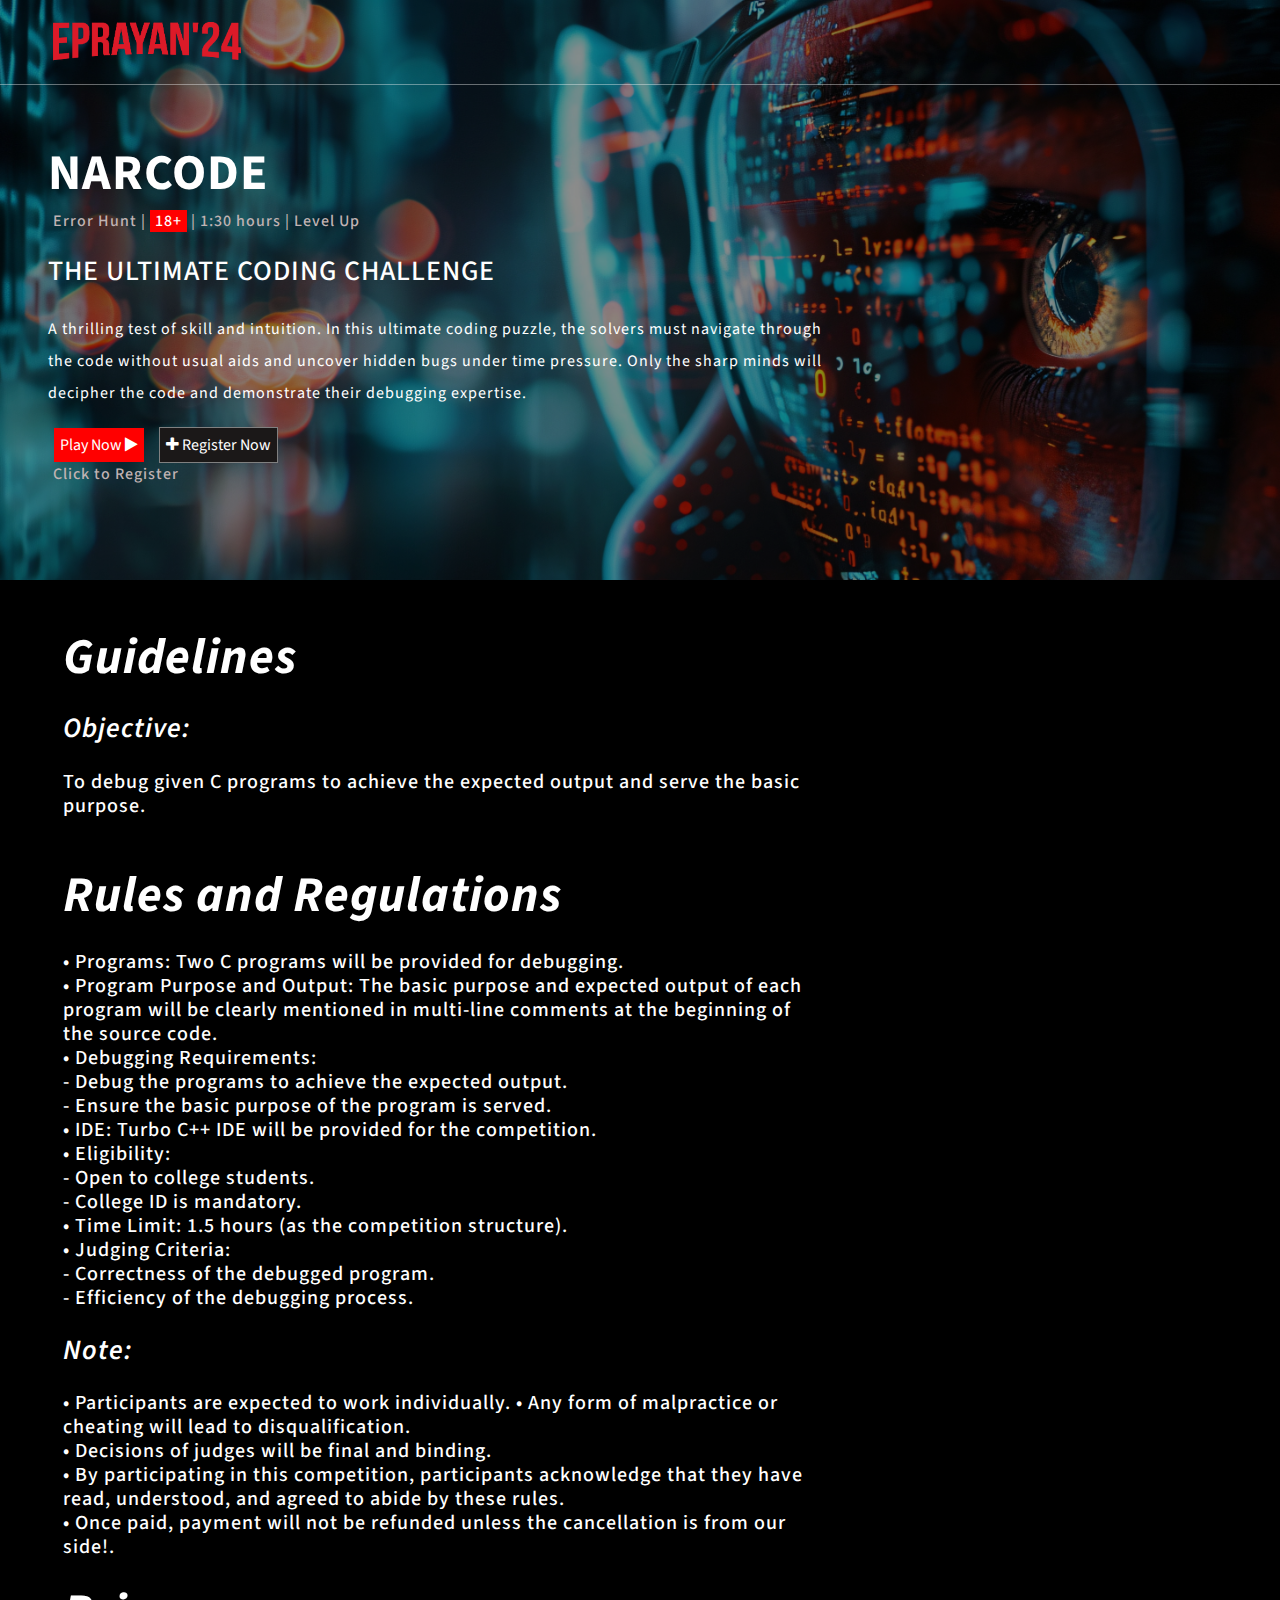
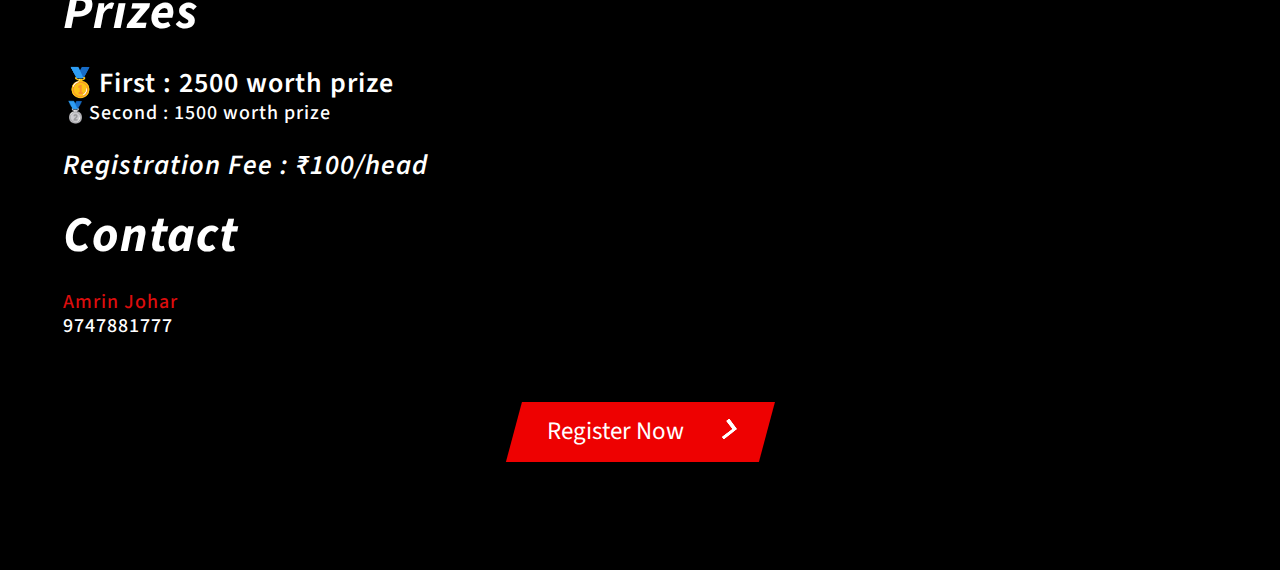
<file: coding.html>
<!DOCTYPE html>
<html lang="en">
<head>
<title>Debugging</title>
<link rel="icon" type="image/x-icon" href="images/reallogo.png">
<!-- for-mobile-apps -->
<meta name="viewport" content="width=device-width, initial-scale=1">
<meta http-equiv="Content-Type" content="text/html; charset=utf-8" />
<meta name="keywords" content="" />

    <script>
        addEventListener("load", function () {
            setTimeout(hideURLbar, 0);
        }, false);

        function hideURLbar() {
            window.scrollTo(0, 1);
        }
    </script>
	
	<!-- css files -->
    <link href="CSS/bootstrap.css" rel='stylesheet' type='text/css' /><!-- bootstrap css -->
    <link href="CSS/style.css" rel='stylesheet' type='text/css' /><!-- custom css -->
    <link href="CSS/font-awesome.min.css" rel="stylesheet"><!-- fontawesome css -->
	<!-- //css files -->
	
	<!-- google fonts -->
	<link href="//fonts.googleapis.com/css?family=Source+Sans+Pro:200,200i,300,300i,400,400i,600,600i,700,700i,900,900i&amp;subset=cyrillic,cyrillic-ext,greek,greek-ext,latin-ext,vietnamese" rel="stylesheet">
	<!-- //google fonts -->
	
</head>

<body>

    <!-- header -->
    <header>
        <nav class="navbar">
            <div class="container">
                <h1 class="wthree-logo">
                    <a href="index.html"><img src="images/NETTEXT.png" width="200px"></a>
                </h1>
    
                <!-- menu -->
                
                <!-- //menu -->
    
            </div>
        </nav>
    </header>
    <!-- //header -->
    
    <!-- banner -->
    

    <section class="quote8 py-5">
        <div class="container py-lg-5 px-5">
            <div class="row">
                <div class="col-lg-8">
                    <br>
                    <br>
                    <h1 class="movie">NARCODE</h1>

                    <h6 class="plus">Error Hunt | <button1 class="pluse">18+</button1>  | 1:30 hours  | Level Up</h6>
                    <br>
                    <h3 class="subtitle">THE ULTIMATE CODING CHALLENGE</h3>
                    <br>
                    <p class="descrptn">A thrilling test of skill and intuition. In this ultimate coding puzzle, the solvers must navigate through the code without usual aids and uncover hidden bugs under time pressure. Only the sharp minds will decipher the code and demonstrate their debugging expertise.</p>
                    <!-- <h5>-Eprayan</h5> -->
                     <br>
                     <!-- <a href="#"></a><button1 class="pluse">Play now  <i class="fa fa-play"></i></button1></a> -->

                     <!-- Button to trigger the pop-up -->
    <button1 id="open-popup" class="popbut">Play Now  <i class="fa fa-play"></i></button1>

    <!-- Video pop-up -->
    

                     <a href=""><button1 class="pluse1"> <i class="fa fa-plus"></i> Register Now</button1></a>
                     <h6 class="plus">Click to Register</h6>
                </div>
            </div>
        </div>
    </section>	

<section class="guidelines px-lg-5">
    <div class="container py-lg-">
        <div class="row">
            <div class="col-lg-8">
                <br>
                <br>
                <h1 class="movie"><em>Guidelines</em></h1>

                <!-- <h6 class="plus">Event name: Gambit of AI</h6> -->
                <br>
                <h3 class="subtitle1"><em>Objective:</em> </h3>
                <br>
                <h5 class="descrptn">To debug given C programs to achieve the expected output and serve the basic purpose.
                </h5> <br>
                  
                
                 <br>

                 <h1 class="movie"><em>Rules and Regulations</em></h1>
                <br>
                 <h5 class="descrptn">• Programs: Two C programs will be provided for debugging.  <br>
                    • Program Purpose and Output: The basic purpose and expected output of each program will be clearly mentioned in multi-line comments at the beginning of the source code. <br>
                    • Debugging Requirements: <br>
                    - Debug the programs to achieve the expected output. <br>
                    - Ensure the basic purpose of the program is served. <br>
                    • IDE: Turbo C++ IDE will be provided for the competition. <br>
                    • Eligibility: <br>
                    - Open to college students. <br>
                    - College ID is mandatory. <br>
                    • Time Limit: 1.5 hours (as  the competition structure). <br>
                    • Judging Criteria: <br>
                    - Correctness of the debugged program. <br>
                    - Efficiency of the debugging process. <br>
                    
                 </h5>
                <br>
                <h3 class="subtitle1"><em>Note:</em></h3>
                <br>
                <h5 class="descrptn">• Participants are expected to work individually.
                    • Any form of malpractice or cheating will lead to disqualification. <br>
                    • Decisions of judges will be final and binding. <br>
                    • By participating in this competition, participants acknowledge that they have read, understood, and agreed to abide by these rules. <br>
                    • Once paid, payment will not be refunded unless the cancellation is from our side!. <br>
                </h5>
                    <br>
                    <h1 class="movie"><em>Prizes</em></h1>
                    <br>
                    <h3 class="subtitle1">🥇First : 2500 worth prize</h3>
                    <h5 class="descrptn"> 
                        🥈Second : 1500 worth prize </h5>
                        <br>
                        <h3 class="subtitle1"><em>Registration Fee : ₹100/head</em></h3>
                            <br>
                            <h1 class="movie"><em>Contact</em></h1>
                            <br>
                            <h5 class="descrptn1">Amrin Johar <br></h5>
                            <h5 class="descrptn">9747881777</h5>
                            <BR></BR>


                 <!-- <a href="#"></a><button1 class="pluse">Play now  <i class="fa fa-play"></i></button1></a> -->
                 <!-- <a href="#"></a><button1 class="pluse1"> <i class="fa fa-plus"></i> Register </button1></a> -->
            </div>
        </div>
        <div class="d-flex justify-content-center mt-3">
            <a href="">				
            <button class="cta">
              <span class="span">Register Now</span>
              <span class="second">
                <svg
                  width="50px"
                  height="20px"
                  viewBox="0 0 66 43"
                  version="1.1"
                  xmlns="http://www.w3.org/2000/svg"
                  xmlns:xlink="http://www.w3.org/1999/xlink"
                >
                  <g
                    id="arrow"
                    stroke="none"
                    stroke-width="1"
                    fill="none"
                    fill-rule="evenodd"
                  >
                    <path
                      class="one"
                      d="M40.1543933,3.89485454 L43.9763149,0.139296592 C44.1708311,-0.0518420739 44.4826329,-0.0518571125 44.6771675,0.139262789 L65.6916134,20.7848311 C66.0855801,21.1718824 66.0911863,21.8050225 65.704135,22.1989893 C65.7000188,22.2031791 65.6958657,22.2073326 65.6916762,22.2114492 L44.677098,42.8607841 C44.4825957,43.0519059 44.1708242,43.0519358 43.9762853,42.8608513 L40.1545186,39.1069479 C39.9575152,38.9134427 39.9546793,38.5968729 40.1481845,38.3998695 C40.1502893,38.3977268 40.1524132,38.395603 40.1545562,38.3934985 L56.9937789,21.8567812 C57.1908028,21.6632968 57.193672,21.3467273 57.0001876,21.1497035 C56.9980647,21.1475418 56.9959223,21.1453995 56.9937605,21.1432767 L40.1545208,4.60825197 C39.9574869,4.41477773 39.9546013,4.09820839 40.1480756,3.90117456 C40.1501626,3.89904911 40.1522686,3.89694235 40.1543933,3.89485454 Z"
                      fill="#FFFFFF"
                    ></path>
                    <path
                      class="two"
                      d="M20.1543933,3.89485454 L23.9763149,0.139296592 C24.1708311,-0.0518420739 24.4826329,-0.0518571125 24.6771675,0.139262789 L45.6916134,20.7848311 C46.0855801,21.1718824 46.0911863,21.8050225 45.704135,22.1989893 C45.7000188,22.2031791 45.6958657,22.2073326 45.6916762,22.2114492 L24.677098,42.8607841 C24.4825957,43.0519059 24.1708242,43.0519358 23.9762853,42.8608513 L20.1545186,39.1069479 C19.9575152,38.9134427 19.9546793,38.5968729 20.1481845,38.3998695 C20.1502893,38.3977268 20.1524132,38.395603 20.1545562,38.3934985 L36.9937789,21.8567812 C37.1908028,21.6632968 37.193672,21.3467273 37.0001876,21.1497035 C36.9980647,21.1475418 36.9959223,21.1453995 36.9937605,21.1432767 L20.1545208,4.60825197 C19.9574869,4.41477773 19.9546013,4.09820839 20.1480756,3.90117456 C20.1501626,3.89904911 20.1522686,3.89694235 20.1543933,3.89485454 Z"
                      fill="#FFFFFF"
                    ></path>
                    <path
                      class="three"
                      d="M0.154393339,3.89485454 L3.97631488,0.139296592 C4.17083111,-0.0518420739 4.48263286,-0.0518571125 4.67716753,0.139262789 L25.6916134,20.7848311 C26.0855801,21.1718824 26.0911863,21.8050225 25.704135,22.1989893 C25.7000188,22.2031791 25.6958657,22.2073326 25.6916762,22.2114492 L4.67709797,42.8607841 C4.48259567,43.0519059 4.17082418,43.0519358 3.97628526,42.8608513 L0.154518591,39.1069479 C-0.0424848215,38.9134427 -0.0453206733,38.5968729 0.148184538,38.3998695 C0.150289256,38.3977268 0.152413239,38.395603 0.154556228,38.3934985 L16.9937789,21.8567812 C17.1908028,21.6632968 17.193672,21.3467273 17.0001876,21.1497035 C16.9980647,21.1475418 16.9959223,21.1453995 16.9937605,21.1432767 L0.15452076,4.60825197 C-0.0425130651,4.41477773 -0.0453986756,4.09820839 0.148075568,3.90117456 C0.150162624,3.89904911 0.152268631,3.89694235 0.154393339,3.89485454 Z"
                      fill="#FFFFFF"
                    ></path>
                  </g>
                </svg>
              </span>
            </button></a>	
            <br><br><br><BR><BR></BR></BR>
            
            
                            </div>
    </div>
</section>

<script src="script.js"></script>

</body>
</html>
</file>
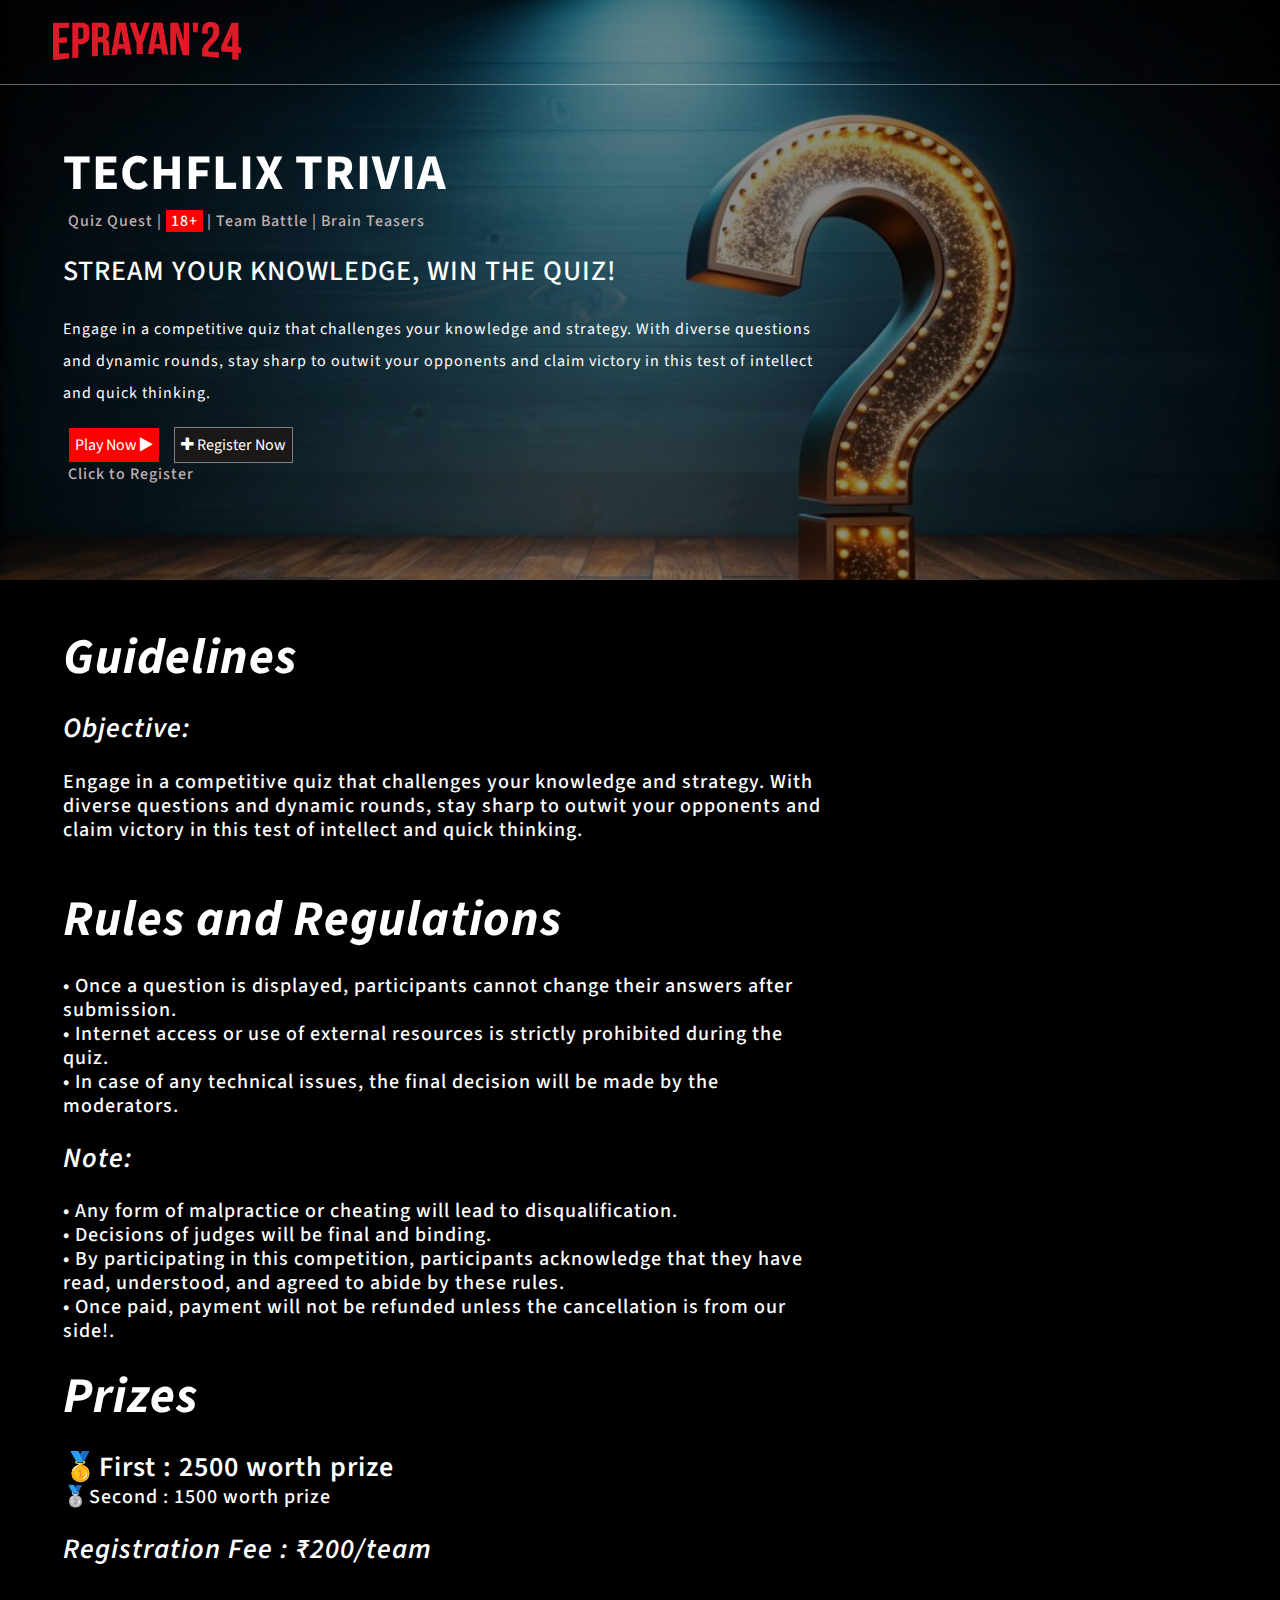
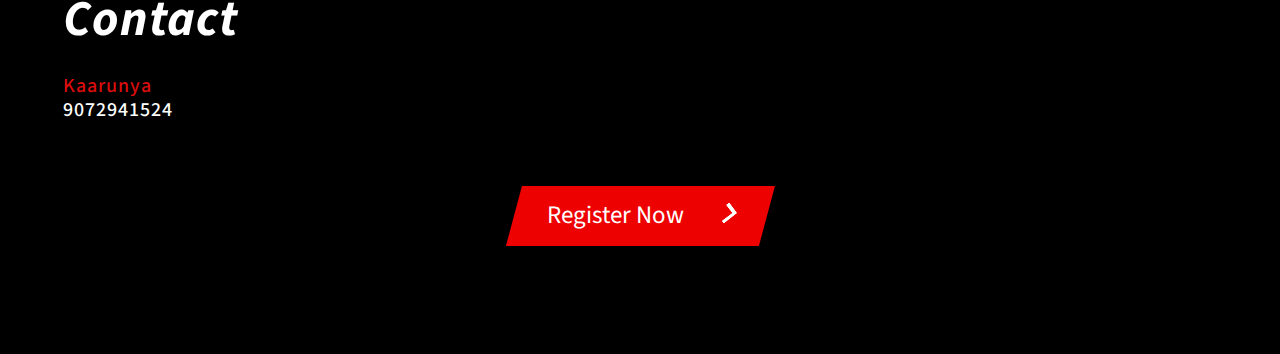
<file: quiz.html>
<!DOCTYPE html>
<html lang="en">
<head>
<title>Quiz</title>
<link rel="icon" type="image/x-icon" href="images/reallogo.png">
<!-- for-mobile-apps -->
<meta name="viewport" content="width=device-width, initial-scale=1">
<meta http-equiv="Content-Type" content="text/html; charset=utf-8" />
<meta name="keywords" content="" />

    <script>
        addEventListener("load", function () {
            setTimeout(hideURLbar, 0);
        }, false);

        function hideURLbar() {
            window.scrollTo(0, 1);
        }
    </script>
	
	<!-- css files -->
    <link href="CSS/bootstrap.css" rel='stylesheet' type='text/css' /><!-- bootstrap css -->
    <link href="CSS/style.css" rel='stylesheet' type='text/css' /><!-- custom css -->
    <link href="CSS/font-awesome.min.css" rel="stylesheet"><!-- fontawesome css -->
	<!-- //css files -->
	
	<!-- google fonts -->
	<link href="//fonts.googleapis.com/css?family=Source+Sans+Pro:200,200i,300,300i,400,400i,600,600i,700,700i,900,900i&amp;subset=cyrillic,cyrillic-ext,greek,greek-ext,latin-ext,vietnamese" rel="stylesheet">
	<!-- //google fonts -->
	
</head>

<body>

    <!-- header -->
    <header>
        <nav class="navbar">
            <div class="container">
                <h1 class="wthree-logo">
                    <a href="index.html"><img src="images/NETTEXT.png" width="200px"></a>
                </h1>
    
                <!-- menu -->
                
                <!-- //menu -->
    
            </div>
        </nav>
    </header>
    <!-- //header -->
    
    <!-- banner -->
    

    <section class="quote6 py-5 px-lg-5">
        <div class="container py-lg-5">
            <div class="row">
                <div class="col-lg-8">
                    <br>
                    <br>
                    <h1 class="movie">TECHFLIX TRIVIA</h1>

                    <h6 class="plus">Quiz Quest | <button1 class="pluse">18+</button1>  | Team Battle | Brain Teasers</h6>
                    <br>
                    <h3 class="subtitle">STREAM YOUR KNOWLEDGE, WIN THE QUIZ!</h3>
                    <br>
                    <p class="descrptn">Engage in a competitive quiz that challenges your knowledge and strategy. With diverse questions and dynamic rounds, stay sharp to outwit your opponents and claim victory in this test of intellect and quick thinking.</p>
                    <!-- <h5>-Eprayan</h5> -->
                     <br>
                     <!-- <a href="#"></a><button1 class="pluse">Play now  <i class="fa fa-play"></i></button1></a> -->

                     <!-- Button to trigger the pop-up -->
    <button1 id="open-popup" class="popbut">Play Now  <i class="fa fa-play"></i></button1>

    <!-- Video pop-up -->
    

                     <a href=""><button1 class="pluse1"> <i class="fa fa-plus"></i> Register Now</button1></a>
                     <h6 class="plus">Click to Register</h6>
                </div>
            </div>
        </div>
    </section>	

<section class="guidelines px-lg-5">
    <div class="container py-lg-">
        <div class="row">
            <div class="col-lg-8">
                <br>
                <br>
                <h1 class="movie"><em>Guidelines</em></h1>

                <!-- <h6 class="plus">Event name: Gambit of AI</h6> -->
                <br>
                <h3 class="subtitle1"><em>Objective:</em> </h3>
                <br>
                <h5 class="descrptn">Engage in a competitive quiz that challenges your knowledge and strategy. With diverse questions and dynamic rounds, stay sharp to outwit your opponents and claim victory in this test of intellect and quick thinking. </h5> <br>
               
                
                 <br>

                 <h1 class="movie"><em>Rules and Regulations</em></h1>
                <br>
                 <h5 class="descrptn">• Once a question is displayed, participants cannot change their answers after submission.  <br>
                    • Internet access or use of external resources is strictly prohibited during the quiz. <br>
                    • In case of any technical issues, the final decision will be made by the moderators. <br>
                    
                 </h5>
                <br>
                <h3 class="subtitle1"><em>Note:</em></h3>
                <br>
                <h5 class="descrptn">• Any form of malpractice or cheating will lead to disqualification. <br>
                    • Decisions of judges will be final and binding. <br>
                    • By participating in this competition, participants acknowledge that they have read, understood, and agreed to abide by these rules. <br>
                    • Once paid, payment will not be refunded unless the cancellation is from our side!. <br>
                </h5>
                    <br>
                    <h1 class="movie"><em>Prizes</em></h1>
                    <br>
                    <h3 class="subtitle1">🥇First : 2500 worth prize</h3>
                    <h5 class="descrptn"> 
                        🥈Second : 1500 worth prize</h5>
                        <br>
                        <h3 class="subtitle1"><em>Registration Fee : ₹200/team</em></h3>
                            <br>
                            <h1 class="movie"><em>Contact</em></h1>
                            <br>
                            <h5 class="descrptn1">Kaarunya <br></h5>
                            <h5 class="descrptn">9072941524</h5>
                            <BR></BR>


                 <!-- <a href="#"></a><button1 class="pluse">Play now  <i class="fa fa-play"></i></button1></a> -->
                 <!-- <a href="#"></a><button1 class="pluse1"> <i class="fa fa-plus"></i> Register </button1></a> -->
            </div>
        </div>
        <div class="d-flex justify-content-center mt-3">
            <a href="">				
            <button class="cta">
              <span class="span">Register Now</span>
              <span class="second">
                <svg
                  width="50px"
                  height="20px"
                  viewBox="0 0 66 43"
                  version="1.1"
                  xmlns="http://www.w3.org/2000/svg"
                  xmlns:xlink="http://www.w3.org/1999/xlink"
                >
                  <g
                    id="arrow"
                    stroke="none"
                    stroke-width="1"
                    fill="none"
                    fill-rule="evenodd"
                  >
                    <path
                      class="one"
                      d="M40.1543933,3.89485454 L43.9763149,0.139296592 C44.1708311,-0.0518420739 44.4826329,-0.0518571125 44.6771675,0.139262789 L65.6916134,20.7848311 C66.0855801,21.1718824 66.0911863,21.8050225 65.704135,22.1989893 C65.7000188,22.2031791 65.6958657,22.2073326 65.6916762,22.2114492 L44.677098,42.8607841 C44.4825957,43.0519059 44.1708242,43.0519358 43.9762853,42.8608513 L40.1545186,39.1069479 C39.9575152,38.9134427 39.9546793,38.5968729 40.1481845,38.3998695 C40.1502893,38.3977268 40.1524132,38.395603 40.1545562,38.3934985 L56.9937789,21.8567812 C57.1908028,21.6632968 57.193672,21.3467273 57.0001876,21.1497035 C56.9980647,21.1475418 56.9959223,21.1453995 56.9937605,21.1432767 L40.1545208,4.60825197 C39.9574869,4.41477773 39.9546013,4.09820839 40.1480756,3.90117456 C40.1501626,3.89904911 40.1522686,3.89694235 40.1543933,3.89485454 Z"
                      fill="#FFFFFF"
                    ></path>
                    <path
                      class="two"
                      d="M20.1543933,3.89485454 L23.9763149,0.139296592 C24.1708311,-0.0518420739 24.4826329,-0.0518571125 24.6771675,0.139262789 L45.6916134,20.7848311 C46.0855801,21.1718824 46.0911863,21.8050225 45.704135,22.1989893 C45.7000188,22.2031791 45.6958657,22.2073326 45.6916762,22.2114492 L24.677098,42.8607841 C24.4825957,43.0519059 24.1708242,43.0519358 23.9762853,42.8608513 L20.1545186,39.1069479 C19.9575152,38.9134427 19.9546793,38.5968729 20.1481845,38.3998695 C20.1502893,38.3977268 20.1524132,38.395603 20.1545562,38.3934985 L36.9937789,21.8567812 C37.1908028,21.6632968 37.193672,21.3467273 37.0001876,21.1497035 C36.9980647,21.1475418 36.9959223,21.1453995 36.9937605,21.1432767 L20.1545208,4.60825197 C19.9574869,4.41477773 19.9546013,4.09820839 20.1480756,3.90117456 C20.1501626,3.89904911 20.1522686,3.89694235 20.1543933,3.89485454 Z"
                      fill="#FFFFFF"
                    ></path>
                    <path
                      class="three"
                      d="M0.154393339,3.89485454 L3.97631488,0.139296592 C4.17083111,-0.0518420739 4.48263286,-0.0518571125 4.67716753,0.139262789 L25.6916134,20.7848311 C26.0855801,21.1718824 26.0911863,21.8050225 25.704135,22.1989893 C25.7000188,22.2031791 25.6958657,22.2073326 25.6916762,22.2114492 L4.67709797,42.8607841 C4.48259567,43.0519059 4.17082418,43.0519358 3.97628526,42.8608513 L0.154518591,39.1069479 C-0.0424848215,38.9134427 -0.0453206733,38.5968729 0.148184538,38.3998695 C0.150289256,38.3977268 0.152413239,38.395603 0.154556228,38.3934985 L16.9937789,21.8567812 C17.1908028,21.6632968 17.193672,21.3467273 17.0001876,21.1497035 C16.9980647,21.1475418 16.9959223,21.1453995 16.9937605,21.1432767 L0.15452076,4.60825197 C-0.0425130651,4.41477773 -0.0453986756,4.09820839 0.148075568,3.90117456 C0.150162624,3.89904911 0.152268631,3.89694235 0.154393339,3.89485454 Z"
                      fill="#FFFFFF"
                    ></path>
                  </g>
                </svg>
              </span>
            </button></a>	
            <br><br><br><BR><BR></BR></BR>
            
            
                            </div>
    </div>
</section>

<script src="script.js"></script>

</body>
</html>
</file>
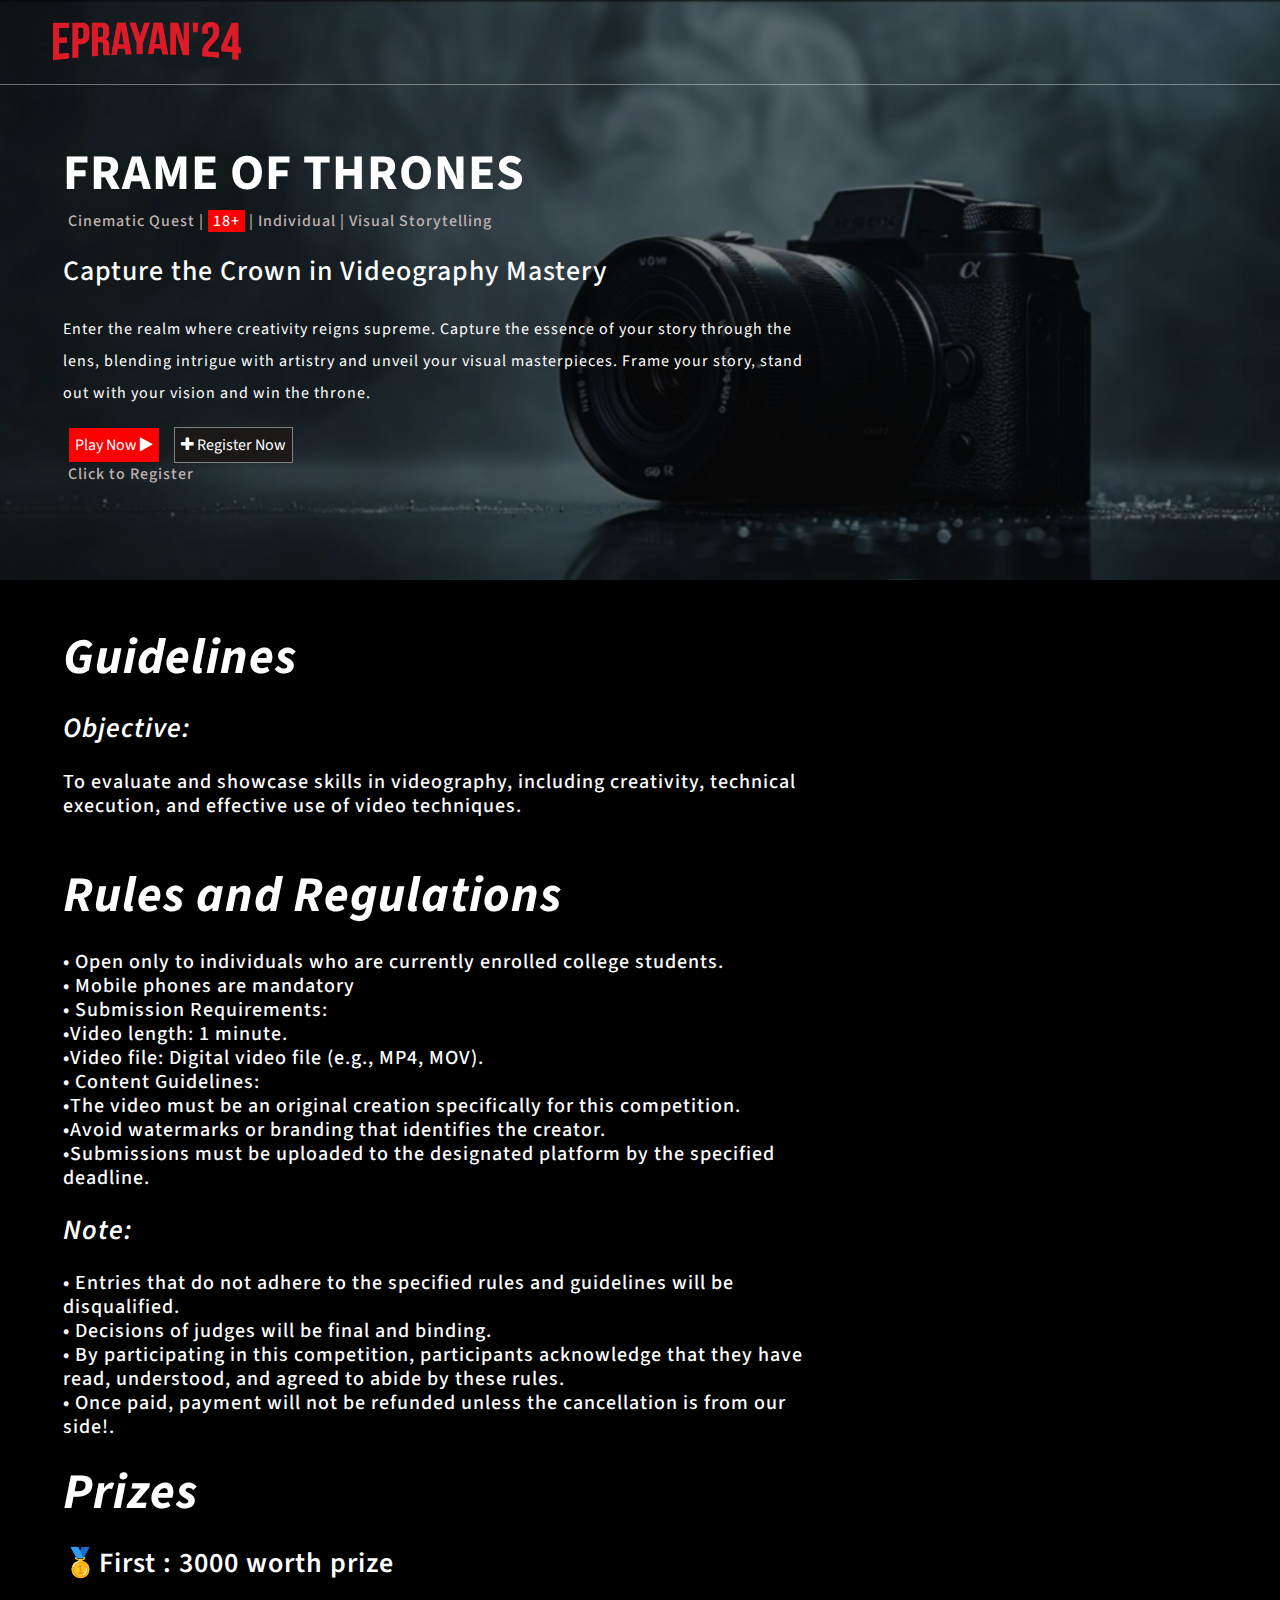
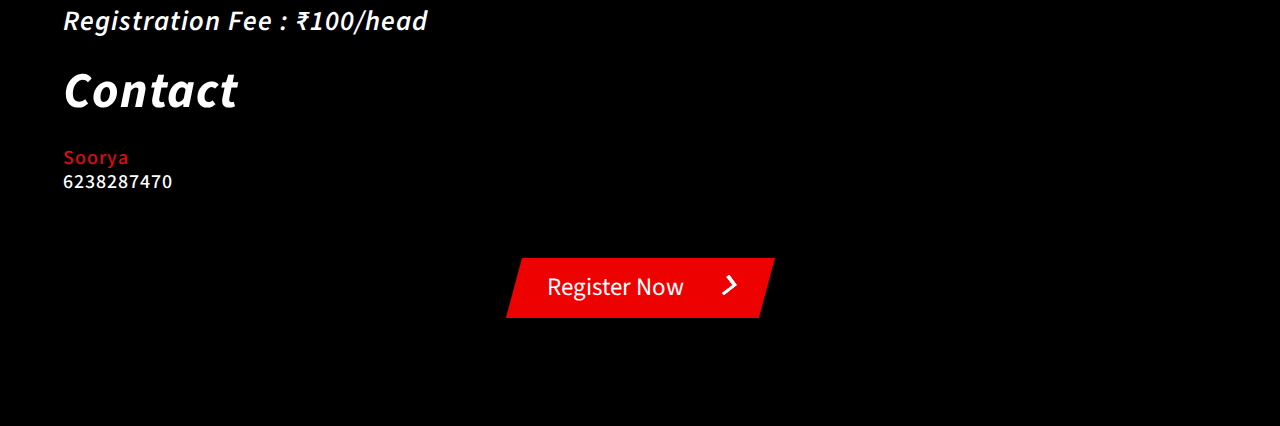
<file: videography.html>
<!DOCTYPE html>
<html lang="en">
<head>
<title>Videography</title>
<link rel="icon" type="image/x-icon" href="images/reallogo.png">
<!-- for-mobile-apps -->
<meta name="viewport" content="width=device-width, initial-scale=1">
<meta http-equiv="Content-Type" content="text/html; charset=utf-8" />
<meta name="keywords" content="" />

    <script>
        addEventListener("load", function () {
            setTimeout(hideURLbar, 0);
        }, false);

        function hideURLbar() {
            window.scrollTo(0, 1);
        }
    </script>
	
	<!-- css files -->
    <link href="CSS/bootstrap.css" rel='stylesheet' type='text/css' /><!-- bootstrap css -->
    <link href="CSS/style.css" rel='stylesheet' type='text/css' /><!-- custom css -->
    <link href="CSS/font-awesome.min.css" rel="stylesheet"><!-- fontawesome css -->
	<!-- //css files -->
	
	<!-- google fonts -->
	<link href="//fonts.googleapis.com/css?family=Source+Sans+Pro:200,200i,300,300i,400,400i,600,600i,700,700i,900,900i&amp;subset=cyrillic,cyrillic-ext,greek,greek-ext,latin-ext,vietnamese" rel="stylesheet">
	<!-- //google fonts -->
	
</head>

<body>

    <!-- header -->
    <header>
        <nav class="navbar">
            <div class="container">
                <h1 class="wthree-logo">
                    <a href="index.html"><img src="images/NETTEXT.png" width="200px"></a>
                </h1>
    
                <!-- menu -->
                
                <!-- //menu -->
    
            </div>
        </nav>
    </header>
    <!-- //header -->
    
    <!-- banner -->
    

    <section class="quote7 py-5 px-5">
        <div class="container py-lg-5">
            <div class="row">
                <div class="col-lg-8">
                    <br>
                    <br>
                    <h1 class="movie">FRAME OF THRONES</h1>

                    <h6 class="plus">Cinematic Quest | <button1 class="pluse">18+</button1>  | Individual | Visual Storytelling</h6>
                    <br>
                    <h3 class="subtitle">Capture the Crown in Videography Mastery</h3>
                    <br>
                    <p class="descrptn">Enter the realm where creativity reigns supreme. Capture the essence of your story through the lens, blending intrigue with artistry and unveil your visual masterpieces. Frame your story, stand out with your vision and win the throne. </p>
                    <!-- <h5>-Eprayan</h5> -->
                     <br>
                     <!-- <a href="#"></a><button1 class="pluse">Play now  <i class="fa fa-play"></i></button1></a> -->

                     <!-- Button to trigger the pop-up -->
    <button1 id="open-popup" class="popbut">Play Now  <i class="fa fa-play"></i></button1>

    <!-- Video pop-up -->
   

                     <a href=""><button1 class="pluse1"> <i class="fa fa-plus"></i> Register Now</button1></a>
                     <h6 class="plus">Click to Register</h6>
                </div>
            </div>
        </div>
    </section>	

<section class="guidelines px-lg-5">
    <div class="container py-lg-">
        <div class="row">
            <div class="col-lg-8">
                <br>
                <br>
                <h1 class="movie"><em>Guidelines</em></h1>

                <!-- <h6 class="plus">Event name: Gambit of AI</h6> -->
                <br>
                <h3 class="subtitle1"><em>Objective:</em> </h3>
                <br>
                <h5 class="descrptn">To evaluate and showcase skills in videography, including creativity, technical execution, and effective use of video techniques.</h5> <br>
               
                 <br>

                 <h1 class="movie"><em>Rules and Regulations</em></h1>
                <br>
                 <h5 class="descrptn">• Open only to individuals who are currently enrolled college students. <br>
                    • Mobile phones are mandatory 
                    <br>
                    • Submission Requirements: <br>
                    •Video length: 1 minute. <br>
                    •Video file: Digital video file (e.g., MP4, MOV). <br>
                    • Content Guidelines: <br>
                    •The video must be an original creation specifically for this competition. <br>
                    •Avoid watermarks or branding that identifies the creator.
                     <br>
                    •Submissions must be uploaded to the designated platform by the specified deadline. <br>
                    
                 </h5>
                <br>
                <h3 class="subtitle1"><em>Note:</em></h3>
                <br>
                <h5 class="descrptn">• Entries that do not adhere to the specified rules and guidelines will be disqualified. <br>
                    • Decisions of judges will be final and binding. <br>
                    • By participating in this competition, participants acknowledge that they have read, understood, and agreed to abide by these rules. <br>
                    • Once paid, payment will not be refunded unless the cancellation is from our side!. <br>
                </h5>
                    <br>
                    <h1 class="movie"><em>Prizes</em></h1>
                    <br>
                    <h3 class="subtitle1">🥇First : 3000 worth prize</h3>
                    <!-- <h5 class="descrptn"> 
                        Second Prize Worth : 3000 </h5> -->
                        <br>
                        <h3 class="subtitle1"><em>Registration Fee : ₹100/head</em></h3>
                            <br>
                            <h1 class="movie"><em>Contact</em></h1>
                            <br>
                            <h5 class="descrptn1">Soorya <br></h5>
                            <h5 class="descrptn">6238287470</h5>
                            <BR></BR>


                 <!-- <a href="#"></a><button1 class="pluse">Play now  <i class="fa fa-play"></i></button1></a> -->
                 <!-- <a href="#"></a><button1 class="pluse1"> <i class="fa fa-plus"></i> Register </button1></a> -->
            </div>
        </div>
        <div class="d-flex justify-content-center mt-3">
            <a href="https://forms.gle/ceZHdCrtWtj4WWKZ6">				
            <button class="cta">
              <span class="span">Register Now</span>
              <span class="second">
                <svg
                  width="50px"
                  height="20px"
                  viewBox="0 0 66 43"
                  version="1.1"
                  xmlns="http://www.w3.org/2000/svg"
                  xmlns:xlink="http://www.w3.org/1999/xlink"
                >
                  <g
                    id="arrow"
                    stroke="none"
                    stroke-width="1"
                    fill="none"
                    fill-rule="evenodd"
                  >
                    <path
                      class="one"
                      d="M40.1543933,3.89485454 L43.9763149,0.139296592 C44.1708311,-0.0518420739 44.4826329,-0.0518571125 44.6771675,0.139262789 L65.6916134,20.7848311 C66.0855801,21.1718824 66.0911863,21.8050225 65.704135,22.1989893 C65.7000188,22.2031791 65.6958657,22.2073326 65.6916762,22.2114492 L44.677098,42.8607841 C44.4825957,43.0519059 44.1708242,43.0519358 43.9762853,42.8608513 L40.1545186,39.1069479 C39.9575152,38.9134427 39.9546793,38.5968729 40.1481845,38.3998695 C40.1502893,38.3977268 40.1524132,38.395603 40.1545562,38.3934985 L56.9937789,21.8567812 C57.1908028,21.6632968 57.193672,21.3467273 57.0001876,21.1497035 C56.9980647,21.1475418 56.9959223,21.1453995 56.9937605,21.1432767 L40.1545208,4.60825197 C39.9574869,4.41477773 39.9546013,4.09820839 40.1480756,3.90117456 C40.1501626,3.89904911 40.1522686,3.89694235 40.1543933,3.89485454 Z"
                      fill="#FFFFFF"
                    ></path>
                    <path
                      class="two"
                      d="M20.1543933,3.89485454 L23.9763149,0.139296592 C24.1708311,-0.0518420739 24.4826329,-0.0518571125 24.6771675,0.139262789 L45.6916134,20.7848311 C46.0855801,21.1718824 46.0911863,21.8050225 45.704135,22.1989893 C45.7000188,22.2031791 45.6958657,22.2073326 45.6916762,22.2114492 L24.677098,42.8607841 C24.4825957,43.0519059 24.1708242,43.0519358 23.9762853,42.8608513 L20.1545186,39.1069479 C19.9575152,38.9134427 19.9546793,38.5968729 20.1481845,38.3998695 C20.1502893,38.3977268 20.1524132,38.395603 20.1545562,38.3934985 L36.9937789,21.8567812 C37.1908028,21.6632968 37.193672,21.3467273 37.0001876,21.1497035 C36.9980647,21.1475418 36.9959223,21.1453995 36.9937605,21.1432767 L20.1545208,4.60825197 C19.9574869,4.41477773 19.9546013,4.09820839 20.1480756,3.90117456 C20.1501626,3.89904911 20.1522686,3.89694235 20.1543933,3.89485454 Z"
                      fill="#FFFFFF"
                    ></path>
                    <path
                      class="three"
                      d="M0.154393339,3.89485454 L3.97631488,0.139296592 C4.17083111,-0.0518420739 4.48263286,-0.0518571125 4.67716753,0.139262789 L25.6916134,20.7848311 C26.0855801,21.1718824 26.0911863,21.8050225 25.704135,22.1989893 C25.7000188,22.2031791 25.6958657,22.2073326 25.6916762,22.2114492 L4.67709797,42.8607841 C4.48259567,43.0519059 4.17082418,43.0519358 3.97628526,42.8608513 L0.154518591,39.1069479 C-0.0424848215,38.9134427 -0.0453206733,38.5968729 0.148184538,38.3998695 C0.150289256,38.3977268 0.152413239,38.395603 0.154556228,38.3934985 L16.9937789,21.8567812 C17.1908028,21.6632968 17.193672,21.3467273 17.0001876,21.1497035 C16.9980647,21.1475418 16.9959223,21.1453995 16.9937605,21.1432767 L0.15452076,4.60825197 C-0.0425130651,4.41477773 -0.0453986756,4.09820839 0.148075568,3.90117456 C0.150162624,3.89904911 0.152268631,3.89694235 0.154393339,3.89485454 Z"
                      fill="#FFFFFF"
                    ></path>
                  </g>
                </svg>
              </span>
            </button></a>	
            <br><br><br><BR><BR></BR></BR>
            
            
                            </div>
    </div>
</section>

<script src="script.js"></script>

</body>
</html>
</file>
<file: CSS/style.css>
html,
body {
    margin: 0;
    font-size: 100%;
    background: #fff;
	font-family: 'Source Sans Pro', sans-serif;
}

body a {
    text-decoration: none;
    transition: 0.5s all;
    -webkit-transition: 0.5s all;
    -moz-transition: 0.5s all;
    -o-transition: 0.5s all;
    -ms-transition: 0.5s all;

}
html {
  scroll-behavior: smooth;
}
body img {
    max-width: 100%;
}

a:hover {
    text-decoration: none;
}

input[type="button"],
input[type="submit"],
input[type="text"],
input[type="email"],
input[type="search"] {
    transition: 0.5s all;
    -webkit-transition: 0.5s all;
    -moz-transition: 0.5s all;
    -o-transition: 0.5s all;
    -ms-transition: 0.5s all;
}

h1,
h2,
h3,
h4,
h5,
h6 {
    margin: 0;
    letter-spacing: 1px;
}

p {
    margin: 0;
    line-height: 2em;
    letter-spacing: 1px;
}

ul {
    margin: 0;
    padding: 0;
    list-style-type: none;
}



/*--/navbar--*/
header {
    position: absolute;
    width: 100%;
    z-index: 9;
	max-width: 100%;
}
.container{
	max-width: 100%;
}
/* menu */
.logomain{
	float: left;
	padding-left: 0px;
	max-width: 1400;
}
ul#menu {
    position: absolute;
    /* top: 2%; */
    /* width: 3em; */
    /* height: 3em; */
    margin: 0;
    /* background: rgba(21, 30, 37, 0.32); */
    color: #db1515;
    z-index: 99;
    right: 2%;
    font-size: 29px;
	float: right;
}

ul#menu li{
    float: left;
    list-style-type: none;
    position: relative;
    width: 100%;
}

ul#menu label {
    position: relative;
    display: block;
    transition: background 0.3s;
    cursor: pointer;
    text-align: center;
    margin: 0;
}

ul#menu label span {
    line-height: 1em;
}

ul#menu input {
    display: none
}

/*show the second level menu of the selected voice*/

ul#menu input:checked~ul.submenu {
    max-height: 360px;
    transition: max-height 0.5s ease-in;
}

/*style for the second level menu*/

ul.submenu {
    max-height: 0;
    padding: 0;
    overflow: hidden;
    list-style-type: none;
    background: #dd0b0b;
    transition: max-height 0.5s ease-out;
    position: absolute;
    min-width: 5em;
    right: 0;
    border-radius: 4px;
    -webkit-border-radius: 4px;
    -o-border-radius: 4px;
    -ms-border-radius: 4px;
    -moz-border-radius: 4px;
    box-shadow: 0 1px 8px rgba(20, 21, 21, 0.37);
    -webkit-box-shadow: 0 1px 8px rgba(20, 21, 21, 0.37);
    -moz-box-shadow: 0 1px 8px rgba(20, 21, 21, 0.37);
}

ul.submenu li a {
    display: block;
    padding: 9px;
    color: #000;
    text-align: center;
	text-transform: uppercase;
    color: #3b5fa1;
    letter-spacing: 1px;
    font-size: 16px;
    font-weight: 600;
}

ul.submenu li a:hover,
ul.submenu li a.active {
    color: #2a5298;
}

/* //menu */
.navbar {
	padding: 1em 2em;
	border-bottom: 1px solid rgba(243, 242, 242, 0.41);
}


a.scroll.bnr-btn{
    background: #fff;
    border: 2px solid #fff;
    text-transform: capitalize;
    color: #c20b0b;
    padding: 10px 25px;
    display: inline-block;
    margin-top: 2em;
    letter-spacing: 1px;
    font-size: 16px;
    font-weight: 600;
}
a.scroll.bnr-btn1 {
    background: transparent;
    border: 2px solid #fff;
	border-radius: ;
    text-transform: capitalize;
    color: #fff;
    padding: 10px 25px;
    display: inline-block;
    margin-top: 2em;
    letter-spacing: 1px;
    font-size: 16px;
    font-weight: 600;
}

a.scroll.bnr-btn i{
    vertical-align: middle;
}



/* banner */

.banner{
	background:url(../images/lastonebg.png) no-repeat center;
	background-size:cover;
	-webkit-background-size:cover;
	-moz-background-size:cover;
	-o-background-size:cover;
	-ms-background-size:cover;
    min-height: 750px;
}
.banner-layer {
    background: url(../images/layer.png)repeat;
   /* background: rgba(0, 0, 0, 0.5);*/
    min-height: 750px;
}
.banner_info {
    display: flex;
    flex-direction: column; /* Stacks the elements vertically */
    justify-content: center; /* Horizontally centers the card and text */
    align-items: center; /* Vertically centers the elements */
    min-height: 600px;
}

.typewriter {
    margin-top: 5px; /* Adds space between the card and the typewriter text */
}

.btnbg {
    height: 400px;
	width: 400px;
    border-radius: 30px;
    max-width: 100%;
	position: relative;
}
/* From Uiverse.io by bhaveshxrawat */ 
.card {
	width: 380px;
	height: 380px;
	margin-top: 170px;
	background:url(../images/) no-repeat center;
	position: relative;
	display: flex;
	place-content: center;
	place-items: center;
	overflow: hidden;
	border-radius: 20px;
  }
  
 .container{
	/* max-width: 1250px; */
 }
  
  .card::before {
	content: '';
	position: absolute;
	width: 100px;
	background-image: linear-gradient(180deg, rgb(177, 12, 12), rgb(172, 11, 11));
	height: 150%;
	animation: rotBGimg 3s linear infinite;
	transition: all 0.2s linear;
  }
  
  @keyframes rotBGimg {
	from {
	  transform: rotate(0deg);
	}
  
	to {
	  transform: rotate(360deg);
	}
  }
  
  .card::after {
	content: '';
	position: absolute;
	background:url(../images/thebutton.jpg) no-repeat center;;
	background-size: cover;
	width: 367px;
	inset: 5px;
	border-radius: 20px;
  }  
  /* .card:hover:before {
	background-image: linear-gradient(180deg, rgb(81, 255, 0), purple);
	animation: rotBGimg 3.5s linear infinite;
  } */
  
  .texttypewr{
	font-family: system-ui;
    font-size: 16px;
    line-height: 1.5;
    color: #fff;
	padding-top: 0;

	
  }
  .typewriter {
	display: flex;
	justify-content: center;
  }
  .red-text{
	color: red;
  }
  
  .typewriter p {
	font-family: monospace;
	font-size: 1.5rem;
	margin-inline: auto;
	overflow: hidden;
	/* Keeps on a single line */
	white-space: nowrap;
	/* The cursor */
	border-right: 1px solid;
	/* steps = number of characters */
	animation: typing 3s steps(22) forwards, blink 1s step-end infinite;
  }
  
  @keyframes typing {
	from {
	  width: 0;
	}
  
	to {
	  width: 100%;
	}
  }
  
  @keyframes blink {
	50% {
	  border-color: transparent;
	}
  }
  
  .body {
	display: flex;
	flex-direction: column;
	position: relative;
	border-bottom-right-radius: 15px;
	border-bottom-left-radius: 15px;
	overflow-x: auto;
	padding: 1rem;
	line-height: 20px;
	color: white;
	/* background-color: black; */
	white-space: nowrap;
  }
  .pre {
	display: flex;
	flex-direction: row;
	align-items: center;
	text-wrap: nowrap;
	white-space: pre;
	overflow: hidden;
	box-sizing: border-box;
	font-size: 26px;
  }
  .pre code:nth-child(1) {
	color: #ffffff;
  }
  .pre code:nth-child(2) {
	color: #ff0000;
  }
  .cmd {
	height: 29px;
	position: relative;
	display: flex;
	align-items: center;
	flex-direction: row;
	color: #ffffff;
  }
  .cmd::before {
	content: attr(data-cmd);
	position: relative;
	display: block;
	white-space: nowrap;
	overflow: hidden;
	background-color: transparent;
	animation: inputs 3s steps(22) infinite;
  }
  .cmd::after {
	content: "_";
	position: relative;
	color: white;
	display: block;
	height: 100%;
	overflow: hidden;
	background-color: transparent;
	border-right: 0.15em solid #fff5f5;
	animation: cursor 0.5s step-end infinite alternate, blinking 0.4s infinite;
  }
  
  @keyframes blinking {
	20%,
	80% {
	  transform: scaleY(1);
	}
	50% {
	  transform: scaleY(0);
	}
  }
  @keyframes cursor {
	50% {
	  border-right-color: transparent;
	}
  }
  @keyframes inputs {
	0%,
	100% {
	  width: 0;
	}
	10%,
	90% {
	  width: 58px;
	}
	30%,
	70% {
	  width: 215px;
	  max-width: max-content;
	}
  }
  @keyframes clipboard-check {
	100% {
	  color: rgb(255, 255, 255);
	  d: path(
		"M 9 5 H 7 a 2 2 0 0 0 -2 2 v 12 a 2 2 0 0 0 2 2 h 10 a 2 2 0 0 0 2 -2 V 7 a 2 2 0 0 0 -2 -2 h -2 M 9 5 a 2 2 0 0 0 2 2 h 2 a 2 2 0 0 0 2 -2 M 9 5 a 2 2 0 0 1 2 -2 h 2 a 2 2 0 0 1 2 2 m -6 9 l 2 2 l 4 -4"
	  );
	}
  }
  

.banner_margin {
    padding: em 0em 0em;
}
.image_margin {
    margin-top: em;
}

/* //banner */

/*-- about --*/

.about {
	position: relative;
	background-color: #000;
	padding: 50px 0;
}

h3.position {
    position: relative;
    display: flex;
    justify-content: center;
    align-items: center;
    margin: 0 auto;
    font-size: 60px;
    font-weight: 600;
    text-transform: uppercase;
    letter-spacing: 5px;
    margin-bottom: 40px;
    overflow: hidden;
    background: linear-gradient(90deg, #000, #fff);
    background-repeat: no-repeat;
    background-size: 80%;
    animation: animate 1.5s linear infinite;
    -webkit-background-clip: text;
    -webkit-text-fill-color: rgba(255, 255, 255, 0.2);
    text-align: center;
    width: 100%;
    max-width: 100%;
    box-sizing: border-box;
}

@media (max-width: 768px) {
    h3.position {
        font-size: 40px;
    }
}

@keyframes animate {
    0% {
        background-position: -500%;
    }
    100% {
        background-position: 500%;
    }
}

/* Custom Row */
.custom-row {
    display: flex;
    flex-wrap: wrap;
    justify-content: center;
    align-items: center;
    margin: 0 auto;
    width: 100%;
}

.videoab, .about-right {
    padding: 15px;
}



.about-right {
	padding: 3em;
}

.about-right p {
	font-size: 16px;
	color: #777;
}

.cta {
	display: flex;
	padding: 11px 33px;
	text-decoration: none;
	font-size: 25px;
	color: white;
	background: #ee0101;
	transition: 1s;
	box-shadow: 6px 6px 0 black;
	transform: skewX(-15deg);
	border: none;
	cursor: pointer;
  }
  
  .cta:focus {
	outline: none;
  }
  
  .cta:hover {
	transition: 0.5s;
	box-shadow: 10px 10px 0 #363635;
  }
  
  .cta .second {
	transition: 0.5s;
	margin-right: 0px;
  }
  
  .cta:hover .second {
	transition: 0.5s;
	margin-right: 45px;
  }
  
  .span {
	transform: skewX(15deg);
  }
  
  .second {
	width: 20px;
	margin-left: 30px;
	position: relative;
	top: 12%;
  }
  
  .one {
	transition: 0.4s;
	transform: translateX(-60%);
  }
  
  .two {
	transition: 0.5s;
	transform: translateX(-30%);
  }
  
  .cta:hover .three {
	animation: color_anim 1s infinite 0.2s;
  }
  
  .cta:hover .one {
	transform: translateX(0%);
	animation: color_anim 1s infinite 0.6s;
  }
  
  .cta:hover .two {
	transform: translateX(0%);
	animation: color_anim 1s infinite 0.4s;
  }
  
  @keyframes color_anim {
	0% {
	  fill: white;
	}
  
	50% {
	  fill: #fbc638;
	}
  
	100% {
	  fill: white;
	}
  }
  
  

/* button {
	--border-radius: 15px;
	--border-width: 4px;
	margin-top: 10px;
	appearance: none;
	position: relative;
	padding: 1em 2em;
	margin-bottom: 20px;
	border: 0;
	background-color: #000000;
	font-family: "Roboto", Arial, "Segoe UI", sans-serif;
	font-size: 18px;
	font-weight: 500;
	color: #fff;
	z-index: 2;
	margin-left: 0px;
}

button::after {
	--m-i: linear-gradient(#000, #000);
	--m-o: content-box, padding-box;
	content: "";
	position: absolute;
	left: 0;
	top: 0;
	width: 100%;
	height: 100%;
	padding: var(--border-width);
	border-radius: var(--border-radius);
	background-image: conic-gradient(
		#db0000,
		#000000,
		#ffffff,
		#564d4d,
		#831010,
		rgb(36, 34, 34),
		red
	);
	-webkit-mask-image: var(--m-i), var(--m-i);
	mask-image: var(--m-i), var(--m-i);
	-webkit-mask-origin: var(--m-o);
	mask-origin: var(--m-o);
	-webkit-mask-clip: var(--m-o);
	mask-composite: exclude;
	-webkit-mask-composite: destination-out;
	filter: hue-rotate(0);
	animation: rotate-hue linear 500ms infinite;
	animation-play-state: running;
}

button:hover::after {
	animation-play-state: running;
}

@keyframes rotate-hue {
	to {
		filter: hue-rotate(1turn);
	}
} */

.videoab {
	padding: 10px;
	padding-top: 20px;
	margin: 20px;
	border-radius: 40px;
}

.video-bg {
	width: 100%;
	height: 100%;
	object-fit: cover;
	border-radius: 40px;
}

/*-- //about --*/

/*-- text --*/

.text{
	/* background: linear-gradient(to bottom right,#d22b01,rgb(255, 123, 0)); */
	background: #000000;

}
.text p {
    margin: 0;
    color: #a00b0b;
	background: linear-gradient(rgb(255, 0, 0),rgb(255, 0, 0)
	);
	-webkit-background-clip: text;
	background-clip: text;
	color: transparent;
	font-size: 40PX;
	font-weight: 800;
    line-height: 40px;
    letter-spacing: .5px;
    width: 70%;
    margin: 20px auto;
	margin-bottom: 40px;
}



  
.gallery1{
	padding-top: 50px;
}
.heading{
	margin-bottom: 40px;
	text-align: center;
}
.gallery_grid1{
	padding: 10px;
}
.gallery_grid1 img {
	width: 100%;
	
	aspect-ratio: 1/1;
	object-fit: cover;
	border-radius: 8px;
}
/* general styling */



.container11 {
	color: #da0b0b;
  background: linear-gradient(rgb(230, 3, 3),rgb(238, 0, 0)
	);
	-webkit-background-clip: text;
	background-clip: text;
	color: transparent;
  font-size: 20px;
  font-weight: 700;
	margin: 0 auto;
	text-align: center;
  }
  
  .countdown-item {
	display: inline-block;
	font-size: 2em;
	list-style-type: none;
	padding: 0.5em;
	/* text-transform: uppercase; */
  }
  
  .countdown-item span {
	display: block;
	font-size: 4.5rem;
  }
  
  @media all and (max-width: 768px) {
	h1 {
	  font-size: calc(1.5rem * var(--smaller));
	}
	
	.countdown-item {
	  font-size: calc(1.125rem * var(--smaller));
	}
	
	.countdown-item span {
	  font-size: calc(3.375rem * var(--smaller));
	}
  }
 

/*-- //text --*/

/* events */

:root {
	--card-height: 350px;
	--card-width: calc(var(--card-height) / 1.5);
  }
  
  .services {
	text-align: center;
  }
  
  .card21 {
	width: var(--card-width);
	height: var(--card-height);
	position: relative;
	display: flex;
	justify-content: center;
	border-radius: 15px;
	align-items: flex-end;
	padding: 0 36px;
	perspective: 2500px;
	margin: 0 auto; /* Center the card */
	border-radius: 20px;
  }
  
  .cover-image {
	width: 100%;
	height: 100%;
	object-fit: cover;
	border-radius: 20px;
  }
  
  .wrapper21 {
	transition: all 0.5s;
	position: absolute;
	width: 100%;
	z-index: -1;
  }
  
  .card21:hover .wrapper21 {
	transform: perspective(900px) translateY(-5%) rotateX(25deg) translateZ(0);
	box-shadow: 2px 35px 32px -8px rgba(0, 0, 0, 0.75);
	-webkit-box-shadow: 2px 35px 32px -8px rgba(0, 0, 0, 0.75);
	-moz-box-shadow: 2px 35px 32px -8px rgba(0, 0, 0, 0.75);
  }
  
  .wrapper21::before,
  .wrapper21::after {
	content: "";
	opacity: 0;
	width: 100%;
	height: 80px;
	transition: all 0.5s;
	position: absolute;
	left: 0;
  }
  
  .wrapper21::before {
	top: 0;
	height: 100%;
	background-image: linear-gradient(to top, transparent 46%, rgba(12, 13, 19, 0.5) 68%, rgba(12, 13, 19) 97%);
  }
  
  .wrapper21::after {
	bottom: 0;
	opacity: 1;
	background-image: linear-gradient(to bottom, transparent 46%, rgba(12, 13, 19, 0.5) 68%, rgba(12, 13, 19) 97%);
  }
  
  .card21:hover .wrapper21::before,
  .wrapper21::after {
	opacity: 1;
  }
  
  .card21:hover .wrapper21::after {
	height: 120px;
  }
  
  .title21 {
	width: 100%;
	transition: transform 0.5s;
  }
  
  .card21:hover .title21 {
	transform: translate3d(0%, -50px, 100px);
  }
  
  .character {
	width: 100%;
	opacity: 0;
	transition: all 0.5s;
	position: absolute;
	z-index: -1;
  }
  
  .card21:hover .character {
	opacity: 1;
	transform: translate3d(0%, -30%, 100px);
  }

  .card21:hover .wrapper21 {
	transform: perspective(900px) translateY(-5%) rotateX(25deg) translateZ(0);
	box-shadow: 2px 35px 32px -8px rgba(0, 0, 0, 0.75);
}

.card21:hover .title21 {
	transform: translate3d(0%, -50px, 100px);
}

.card21:hover .character {
	opacity: 1;
	transform: translate3d(0%, -30%, 100px);
}

/* Existing hover styles applied via hover pseudo-class */
.card21:hover .wrapper21,
.card21.hover .wrapper21 { /* Add .hover here */
	transform: perspective(900px) translateY(-5%) rotateX(25deg) translateZ(0);
	box-shadow: 2px 35px 32px -8px rgba(0, 0, 0, 0.75);
}

.card21:hover .title21,
.card21.hover .title21 { /* Add .hover here */
	transform: translate3d(0%, -50px, 100px);
}

.card21:hover .character,
.card21.hover .character { /* Add .hover here */
	opacity: 1;
	transform: translate3d(0%, -30%, 100px);
}

.card21:hover .wrapper21,
.card21.hover .wrapper21 { /* Add .hover class here */
	transform: perspective(900px) translateY(-5%) rotateX(25deg) translateZ(0);
	box-shadow: 2px 35px 32px -8px rgba(0, 0, 0, 0.75);
}

.card21:hover .title21,
.card21.hover .title21 { /* Add .hover class here */
	transform: translate3d(0%, -50px, 100px);
}

.card21:hover .character,
.card21.hover .character { /* Add .hover class here */
	opacity: 1;
	transform: translate3d(0%, -30%, 100px);
}
  
  /* Responsive layout */
  @media (max-width: 768px) {
	.col-6 {
	  max-width: 50%; /* 2 images per row */
	}
  }
  
  @media (min-width: 992px) {
	.col-lg-3 {
	  max-width: 25%; /* 4 images per row */
	}
  }
  
  /* Add some spacing between the cards */
  .col-6 {
	padding: 0 15px; /* Add horizontal padding to create space between images */
  }
  
  .row {
	margin-left: -15px;
	margin-right: -15px;
  }

/* events */

/*-- services --*/
.services{
	background: #000000;
}
.heading42{
	font-size: 50px;
	font-weight: 600;
	
	color: white;
	padding-top: none;
}
.panel-thumbnail p {
    font-size: 17px;
    color: #777;
    line-height: 28px;
}
.panel-thumbnail h4 {
    font-size: 30px;
    text-transform: capitalize;
    font-weight: 600;
}
.panel-thumbnail h3 {
    color: #2a5298;
}
.panel-thumbnail img {
    width: 280px;
	width: 100%;
	height: auto;
	border-radius: 20px;
}
.panel.panel-default {
    box-shadow: 0px 2px 5px 2px rgba(76, 110, 245, .1);
	background: #000000;
    height: 350px;
    padding: 0em;
	overflow: hidden;
}
h3.heading {
    font-size: 40px;
    font-weight: 600;
	color: #333;
}
.btn {
	outline: 0;
	display: inline-flex;
	align-items: center;
	justify-content: center;
	background: #9e0303;
	min-width: 200px;
	border: 0;
	border-radius: 4px;
	box-shadow: 0 4px 12px rgba(0, 0, 0, .1);
	box-sizing: border-box;
	padding: 16px 20px;
	color: #f8f4f4;
	font-size: 12px;
	font-weight: 600;
	letter-spacing: 1.2px;
	text-transform: uppercase;
	overflow: hidden;
	cursor: pointer;
	padding-top: 15px;
	margin-top: 28px;
	margin-left: 30px;
  }
  
  .btn:hover {
	opacity: .95;
  }
  
  .btn .animation {
	border-radius: 100%;
	animation: ripple 0.6s linear infinite;
  }
  
  @keyframes ripple {
	0% {
	  box-shadow: 0 0 0 0 rgba(255, 255, 255, 0.1), 0 0 0 20px rgba(255, 255, 255, 0.1), 0 0 0 40px rgba(255, 255, 255, 0.1), 0 0 0 60px rgba(255, 255, 255, 0.1);
	}
  
	100% {
	  box-shadow: 0 0 0 20px rgba(255, 255, 255, 0.1), 0 0 0 40px rgba(255, 255, 255, 0.1), 0 0 0 60px rgba(255, 255, 255, 0.1), 0 0 0 80px rgba(255, 255, 255, 0);
	}
  }

  
/*-- //services --*/




/*-- gallery --*/
.portfolio{
	background-color: #000000;
	
}
/*********************** Demo - 9 *******************/
.box9 .box-content,.box9 .icon li,.box9 img{transition:all .35s ease 0s}
.box9 .icon,.box9 .title{width:100%;font-size:22px}
.box9{background:#0e0000;text-align:center;position:relative;padding: 2px}
.box9 img{width:100%;height:auto}
.box9:hover img{opacity:.5}
.box9 .box-content{padding:30px 10px 30px 0;background:rgba(0,0,0,.65);position:absolute;top:0;left:0;bottom:0;right:0;opacity:0}
.box9:hover .box-content{top:10px;left:10px;bottom:10px;right:10px;opacity:1}
.box9 .title{color:#fff;line-height:17px;margin:5px 0;position:absolute;bottom:55%}
.box10 .icon li a,.box9 .icon li a{line-height:38px;border-radius:50%}
.box9 .icon{list-style:none;padding:0;margin:0;position:absolute;top:50%}
.box9 .icon li{display:inline-block;opacity:0;transform:translateY(40px)}
.box9:hover .icon li{opacity:1;transform:translateY(0)}
.box9:hover .icon li:first-child{transition-delay:.1s}
.box9:hover .icon li:nth-child(2){transition-delay:.2s}
.box9 .icon li a{display:block;width:38px;height:38px;background:#cc0707;font-size:15px;color:#fff;margin-right:5px;transition:all .35s ease 0s;-webkit-transition:all .35s ease 0s}
.box9 .icon a:hover{background:#fff;color:#db0b0b;}
@media only screen and (max-width:990px){}
}
p.paragraph {
    color: #888;
    font-size: 16px;
    text-transform: capitalize;
	position: relative;
    margin-left: 60px;
}
p.paragraph:after {
    position: absolute;
    content: '';
    width: 50px;
    height: 2px;
    background: #888;
    left: -60px;
    top: 50%;
}
.heading44{
	color: white;
	font-size: 50px;
}
/*-- //gallery --*/

/*-- quote --*/
.quote{
    background: url(../images/sponsors.jpg) 0px 0px;
    background-size: cover;
    position: relative;
}

.quote:before {
	content: '';
	position: absolute;
	width: 100%;
	height: 100%;
	top: 0;
	left: 0;
	background: rgba(0, 0, 0, 0.5);
	background-size: cover;
	opacity: 0.9;
	background: #1e3c72;  
	background: -webkit-linear-gradient(to right, #a30c0c, rgba(42, 47, 56, 0.59));  
	background: linear-gradient(to right, #000000, rgba(45, 48, 54, 0.59));

}
.quote h4 {
    font-size: 25px;
    color: #eee;
    line-height: 45px;
    font-weight: 300;
}
.quote h5 {
    text-transform: capitalize;
    color: #fff;
    letter-spacing: 1px;
    font-size: 20px;
    margin: 20px 0;
    font-weight: 600;
}

/*-- quote --*/

.quote1{
	background: url(../images/hackbg.jpg) 0px 0px;
  background-size: cover;
  position: relative;
}

.quote1:before {
content: '';
position: absolute;
width: 100%;
height: 100%;
top: 0;
left: 0;
background: rgba(0, 0, 0, 0.5);
background-size: cover;
opacity: 0.9;
}
.quote1 h4 {
  font-size: 25px;
  color: #eee;
  line-height: 45px;
  font-weight: 300;
}
.quote1 h5 {
  text-transform: capitalize;
  color: #fff;
  letter-spacing: 1px;
  font-size: 20px;
  margin: 20px 0;
  font-weight: 600;
}
.descrptn{
	color: white;
}
.movie{
	color: white;
	font-weight: 700;
	font-size: 50px;
}
.plus{
	color: rgb(192, 179, 179);
	margin-top: 8px;
	margin-left: 5px;
}
.pluse{
	color: rgb(255, 255, 255);
	background-color: red;
	border: none;
	padding-left: 5px;
	padding-right: 5px;
	/* margin-right: 5px; */
}
.pluse2{
	color: rgb(255, 255, 255);
	background-color: red;
	border: none;
	padding: px;
	margin-right: px;
}
.popbut{
	background-color: red;
	color: #ffffff;
	margin: 6px;
	padding: 6px;
	/* padding-right: 0%; */
}
.subtitle{
	color: white;
}
.subtitle1{
	color: white;
	font-weight: 600;
}
.pluse1{
	color: rgb(255, 255, 255);
	background-color: rgb(27, 24, 24);
	border: 1px solid grey;
	margin: 6px;
	padding: 6px;
}
.descrptn1{
	color: #db0d0d;
}

.heading44{
    font-size: 50px;
	font-style: oblique;
    text-decoration: double;
    color: #f9fcff;
	display: flex;
	align-content: center;
	justify-content: center;
}

.container .popup-video {
    position: fixed;
    top: 0;
    left: 0;
    z-index: 100;
    height: 100%;
    width: 100%;
    background-color: rgba(0, 0, 0, 0.8); /* For a dark overlay */
}

.container .popup-video video {
    position: absolute;
    top: 50%;
    left: 50%;
    transform: translate(-50%, -50%);
    width: 80%;
    max-width: 750px;
    border-radius: 5px;
    border: 3px solid #fff;
    object-fit: cover;
}

.container .popup-video span {
    position: absolute;
    top: 5px;
    right: 20px;
    font-size: 50px;
    color: #fff;
    font-weight: bolder;
    z-index: 100;
    cursor: pointer;
}

@media (max-width: 1024px) {
    .container .popup-video video {
        width: 90%;
        max-width: 650px; /* Slightly smaller for tablets */
    }
}

@media (max-width: 768px) {
    .container .popup-video video {
        width: 95%;
        max-width: 500px; /* Resize for smaller devices */
    }
    
    .container .popup-video span {
        font-size: 40px; /* Smaller close button */
    }
}

@media (max-width: 480px) {
    .container .popup-video video {
        width: 100%;
        max-width: 300px; /* Very small screens */
    }

    .container .popup-video span {
        font-size: 30px; /* Smaller close button */
    }
}


.quote2{
	background: url(../images/battlebg.jpeg) 0px 0px;
  background-size: cover;
  position: relative;
}

.quote2:before {
content: '';
position: absolute;
width: 100%;
height: 100%;
top: 0;
left: 0;
background: rgba(0, 0, 0, 0.5);
background-size: cover;
opacity: 0.9;
}
.quote2 h4 {
  font-size: 25px;
  color: #eee;
  line-height: 45px;
  font-weight: 300;
}

.quote3{
	background: url(../images/squid-game-3b.jpg) 0px 0px;
  background-size: cover;
  position: relative;
}

.quote3:before {
content: '';
position: absolute;
width: 100%;
height: 100%;
top: 0;
left: 0;
background: rgba(0, 0, 0, 0.5);
background-size: cover;
opacity: 0.9;
}
.quote3 h4 {
  font-size: 25px;
  color: #eee;
  line-height: 45px;
  font-weight: 300;
}

.quote4{
	background: url(../images/treasurebg.jpg) 0px 0px;
  background-size: cover;
  position: relative;
}

.quote4:before {
content: '';
position: absolute;
width: 100%;
height: 100%;
top: 0;
left: 0;
background: rgba(0, 0, 0, 0.5);
background-size: cover;
opacity: 0.9;
}
.quote4 h4 {
  font-size: 25px;
  color: #eee;
  line-height: 45px;
  font-weight: 300;
}

.quote5{
	background: url(../images/pixelbg.jpg) 0px 0px;
  background-size: cover;
  position: relative;
}

.quote5:before {
content: '';
position: absolute;
width: 100%;
height: 100%;
top: 0;
left: 0;
background: rgba(0, 0, 0, 0.5);
background-size: cover;
opacity: 0.9;
}
.quote5 h4 {
  font-size: 25px;
  color: #eee;
  line-height: 45px;
  font-weight: 300;
}

.quote6{
	background: url(../images/quizbg.jpg) 0px 0px;
  background-size: cover;
  position: relative;
}

.quote6:before {
content: '';
position: absolute;
width: 100%;
height: 100%;
top: 0;
left: 0;
background: rgba(0, 0, 0, 0.5);
background-size: cover;
opacity: 0.9;
}
.quote6 h4 {
  font-size: 25px;
  color: #eee;
  line-height: 45px;
  font-weight: 300;
}

.quote7{
	background: url(../images/videographbg.jpg) 0px 0px;
  background-size: cover;
  position: relative;
}

.quote7:before {
content: '';
position: absolute;
width: 100%;
height: 100%;
top: 0;
left: 0;
background: rgba(0, 0, 0, 0.5);
background-size: cover;
opacity: 0.9;
}
.quote7 h4 {
  font-size: 25px;
  color: #eee;
  line-height: 45px;
  font-weight: 300;
}

.quote8{
	background: url(../images/codebg.jpg) 0px 0px;
  background-size: cover;
  position: relative;
}

.quote8:before {
content: '';
position: absolute;
width: 100%;
height: 100%;
top: 0;
left: 0;
background: rgba(0, 0, 0, 0.5);
background-size: cover;
opacity: 0.9;
}
.quote8 h4 {
  font-size: 25px;
  color: #eee;
  line-height: 45px;
  font-weight: 300;
}
.guidelines{
	background-color: #000;

}


.sponsor-row {
    display: flex;
    flex-wrap: wrap;
    justify-content: center;
}

.sponsoos {
    display: flex;
    justify-content: center;
    align-items: center;
    text-align: center;
}

.box9 img {
    margin: 0 auto;
}



/*-- contact --*/
.contact {
	background-color: #000;
	/* background: url(../images/contactbg.png) no-repeat center; */
	background-position: center;
	padding: 20px;
}

.contactus {
	display: flex;
	justify-content: center;
	align-items: center;
}
.card-body {
	padding: 10px;
  
	display: flex;
	justify-content: center;
	align-items: center;
}

/* Card22 styles for larger screens (Horizontal layout) */
.card22 {
	max-width: 1600px;
	color: rgb(255, 255, 255);
	background-color: rgba(0, 0, 0, 0.1);
	border-radius: 15px;
	backdrop-filter: blur(10px);
	border: 1px solid rgba(255, 255, 255, 0.18);
	box-shadow: 0 4px 8px rgba(0, 0, 0, 0.1);
	padding: 10px;
	margin: 0px;
	display: block; /* Allow float positioning */
	overflow: hidden; /* Ensures content stays inside */
}

/* Map section inside the card */
.mapdiv {
	width: 100%;
	padding: 20px;
	border-radius: 15px;
}
.heading{
	color: white;
}

.mapclass {
	border: 0;
	border-radius: 25px;
	width: 100%; /* Ensure consistent width */
	height: 380px; /* Ensure consistent height */
	loading: lazy;
	referrerpolicy: no-referrer-when-downgrade;
	float: right; /* Float the map to the right */
	margin-left: 15px; /* Adds some space between text and map */
	padding: 10px;
}

/* Responsive styles for smaller screens */
@media (max-width: 767px) {
	.card22 {
		display: block;
		overflow: hidden;
	}

	.card-body, .mapdiv {
		width: 100%;  /* Full width for both sections */
		padding: 10px;  /* Proper padding */
		margin: 0;

	}

	.coords {
		width: 100%;
		margin-bottom: 10px;  /* Add space between the image and the map */
	}

	.mapclass {
		width: 100%;  /* Ensure the map stays within the card width */
		height: 340px;  /* Set height for the map on smaller screens */
		float: none;  /* Remove float for smaller screens */
		margin-left: 0; /* Reset the margin */
	}
	.mapdiv{
		width: 100%;
		height: auto;
	}
}

/*-- //contact --*/


/*-- footer --*/

footer {
    background: #222;
}
.copyright {
    background: #222;
    border-top: 1px solid #444;
}
footer p ,footer p a,.copyright p{
    color: #999;
}
.copyright p a{
    color: #ccc;
}
footer ul.social_section_1info a {
    background: none;
    margin: 0;
    line-height: initial;
    width: auto;
    height: auto;
    font-size: 13px;
    margin-left: 20px;
}
footer ul.social_section_1info a span.fa{
    color: #aaa;
    line-height: 35px;
    font-size: 13px;
}
h3.wthree-logo a {
    text-transform: capitalize;
    font-size: 1.2em;
    font-weight: 400;
    color: #fff;
}
h3.wthree-logo a span {
    font-weight: 800;
}
/*-- //footer --*/

/*-- move top --*/
.move-top {
    position: relative;
}

a.move-top {
    text-align: center;
    position: absolute;
    right: 1%;
    bottom: 0%;
}

a.move-top span{
    color: #fff;
    width: 36px;
    height: 36px;
    border: transparent;
    line-height: 2em;
    background: #333;
    border-radius: 50px;
    -webkit-border-radius: 50px;
    -o-border-radius: 50px;
    -moz-border-radius: 50px;
    -ms-border-radius: 50px;
}

/*-- //move top --*/




/*-- responsive design --*/

@media(max-width:1440px) {
    
}
@media(max-width:1280px) {
    .about-right h4.main {
		margin: 0em 0 .5em;
	}
	.bnr-w3pvt-txt h2 {
		font-size: 55px;
	}
	.bnr-w3pvt-txt h4 {
		font-size: 24px;
	}
	.about-right {
		padding: 3em 2em;
	}
	h3.position {
		font-size: 55px;
		right: -4%;
	}
}
@media(max-width:1080px) {
	.text-info-sec h3 {
		font-size: 2.3em;
	}
	.middile-inner-con h5 {
		font-size: 22px;
	}
	.quote h4 {
		font-size: 21px;
	}
}
@media(max-width:1024px) {
    .bnr-w3pvt-txt h2 {
		font-size: 50px;
	}
	.bnr-w3pvt-txt h4 {
		font-size: 21px;
	}
	.bnr-w3pvt-txt p {
		font-size: 15px;
	}
	.bnr-txt-w3pvt {
		margin: 10em 0 8em;
	}
	.about-right h4.main {
		font-size: 22px;
		letter-spacing: 0px;
	}
	.about-right {
		padding: 3em 0em 3em 2em;
	}
	h3.position {
		font-size: 50px;
		right: -6%;
	}
	.about-right-inner h4 {
		font-size: 21px;
		letter-spacing: 0px;
	}
}
@media(max-width:991px) {
    h3.position {
		font-size: 50px;
		right: 0%;
	}
	.tab-main img {
		width: 50px;
	}
	.tab-main label,.tab-main input:checked + label {
		font-size: 16px;
	}
	.text-info-sec p {
		font-size: 16px;
	}
	.clients-info-grid p {
		font-size: 16px;
	}
	footer {
		text-align: center;
	}
	.w3layouts-map iframe {
		min-height: 380px;
	}
}
@media(max-width:800px) {
    h3.position {
		right: -5%;
		top: 20%;
	}
}
@media(max-width:768px) {
    .bnr-w3pvt-txt h2 {
		font-size: 45px;
	}
	.bnr-txt-w3pvt {
		margin: 9em 0 6em;
	}
	a.scroll.bnr-btn,a.scroll.bnr-btn1 {
		font-size: 15px;
	}
	h3.position {
		right: -9%;
		top: 20%;
	}
}
@media(max-width:736px) {
    .about .col-lg-5 img {
		width: 80%;
	}
	.panel-thumbnail img {
		width: 100px;
	}
	.tab-main label img {
		display: block;
		margin: auto;
		text-align:center;
	}
	.middile-inner-con h5 {
		font-size: 20px;
		letter-spacing: 0px;
	}
	.text-info-sec h3 {
		font-size: 2em;
	}
	.clients-info-grid h4 {
		font-size: 18px;
		letter-spacing: 0px;
	}
	h3.heading {
		font-size: 35px;
	}
	h1.wthree-logo a {
		font-size: 0.8em;
	}
	h3.wthree-logo a {
		font-size: 1.1em;
	}
	.w3layouts-map iframe {
		min-height: 350px;
	}
}
@media(max-width:667px) {
    .bnr-txt-w3pvt {
		margin: 8em 0 5em;
	}
	.bnr-w3pvt-txt h2 {
		font-size: 40px;
	}
	.bnr-w3pvt-txt h4 {
		font-size: 19px;
	}
	a.scroll.bnr-btn, a.scroll.bnr-btn1 {
		margin-top: 1em;
	}
	.w3layouts-map iframe {
		min-height: 300px;
	}
}
@media(max-width:600px) {
	.quote {
		background: url(../images/banner.jpg) center;
		background-size: cover;
	}
}
@media(max-width:568px) {
    .navbar {
		padding: 1em 1em;
	}
	ul#menu {
		right: 8%;
	}
	.bnr-txt-w3pvt {
		margin: 9em 0 4em;
	}
	.bnr-w3pvt-txt h6 {
		margin-bottom: 25px;
	}
	h3.position {
		right: -8%;
		top: 14%;
		font-size: 40px;
	}
	.myphoto-sign {
		width: 40%;
		margin-bottom: 2em;
	}
	a.abt-btn {
		background: #2a5298;
		margin-top: 1em;
	}
}
@media(max-width:480px) {
    .bnr-w3pvt-txt h2 {
		font-size: 35px;
	}
	.bnr-w3pvt-txt h4 {
		font-size: 18px;
	}
	.bnr-w3pvt-txt h6 {
		margin-bottom: 20px;
		font-size: 16px;
	}
	h3.position {
		right: -11%;
	}
	.tab-main label, .tab-main input:checked + label {
		font-size: 16px;
		padding: 10px;
		text-align: center;
	}
	.text-info-sec h3 {
		font-size: 1.8em;
	}
	.quote h4 {
		font-size: 20px;
		line-height: 35px;
	}
	.quote h5 {
		font-size: 18px;
		margin: 15px 0;
	}
	h3.heading {
		font-size: 30px;
	}
}
@media(max-width:415px) {
    .navbar {
		padding: .5em 0em;
	}
	h1.wthree-logo a {
		font-size: 0.7em;
	}
	ul#menu {
		right: 5%;
	}
	.bnr-w3pvt-txt h2 {
		font-size: 30px;
	}
	.bnr-w3pvt-txt h6 {
		font-size: 15px;
	}
	h3.position {
		font-size: 35px;
		letter-spacing: 1px;
		right: 0%;
	}
	.about-right {
		padding: 2em 0em 2em 1em;
	}
	.about-right h4.main {
		font-size: 19px;
	}
	.about-right p {
		font-size: 15px;
	}
	.tab-main label, .tab-main input:checked + label {
		font-size: 15px;
		padding: 10px;
		border-left: none;
		width: 32.6%;
	}
	.tab-main section {
		padding: 1em 0 0;
	}
	.quote h4 {
		font-size: 19px;
	}
	.box9 .icon, .box9 .title {
		font-size: 17px;
	}
	.clients-info-grid p {
		font-size: 15px;
		line-height: 1.8em;
	}
	p {
		line-height: 1.8em;
	}
	footer p, footer p a, .copyright p {
		font-size: 15px;
	}
	h3.wthree-logo a {
		font-size: 1em;
	}
	a.scroll.bnr-btn, a.scroll.bnr-btn1 {
		font-size: 14px;
	}
	ul.submenu li a {
		font-size: 15px;
	}
}
@media(max-width:384px) {
    a.scroll.bnr-btn, a.scroll.bnr-btn1 {
		font-size: 13px;
	}
	.bnr-w3pvt-txt h4 {
		font-size: 16px;
		letter-spacing: 0.5px;
	}
	.bnr-w3pvt-txt h6 {
		margin-bottom: 15px;
		font-size: 14px;
	}
	.bnr-txt-w3pvt {
		margin: 8em 0 3em;
	}
	ul.submenu li a {
		letter-spacing: .5px;
		font-size: 14px;
	}
	ul.submenu {
		min-width: 6em;
	}
	.about-right {
		padding: 2em 0em 2em 0em;
	}
	h3.position {
		top: 13%;
	}
}
@media(max-width:375px) {
    
}
@media(max-width:320px) {
    
}



/*-- //responsive design --*/
</file>
